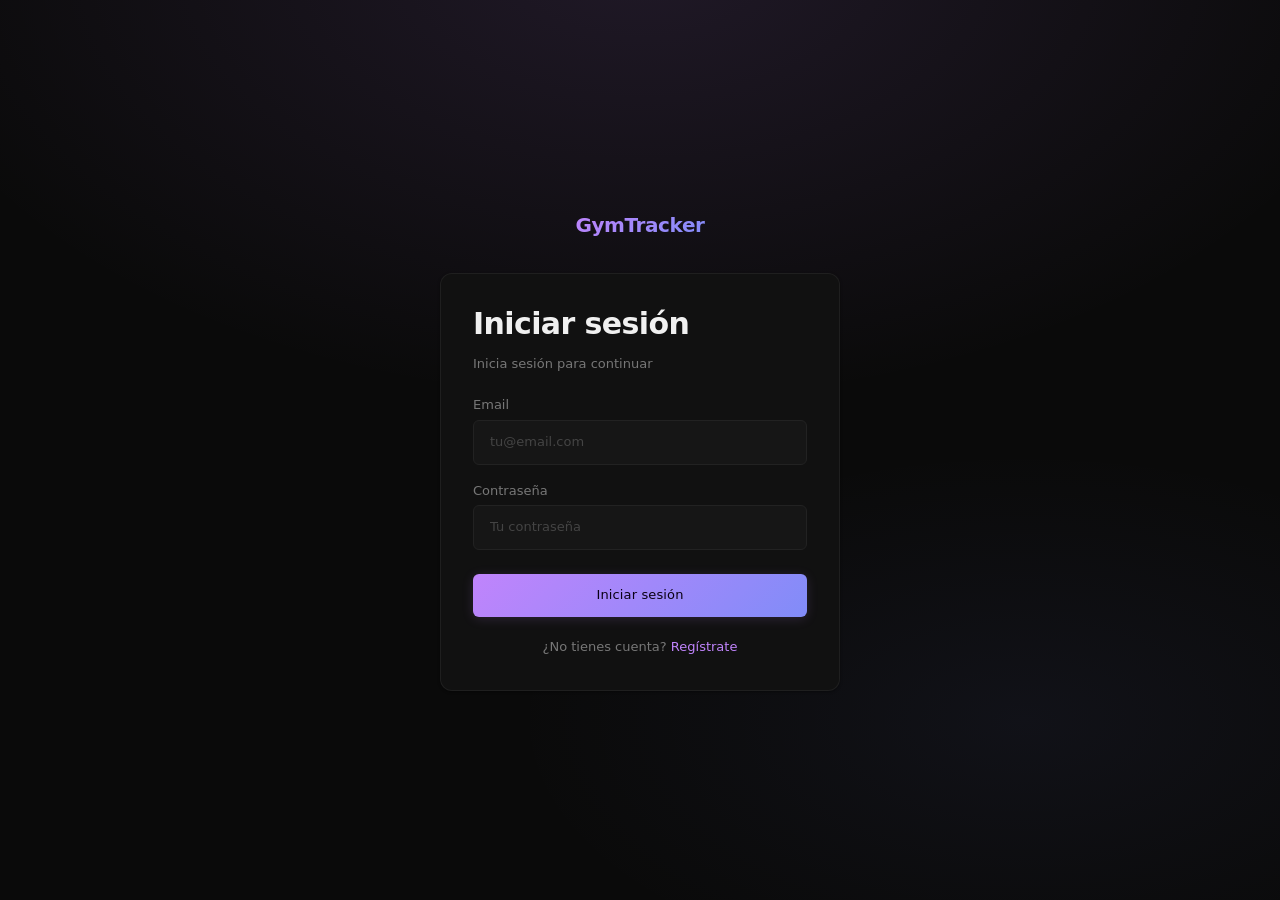
<file: client/pages/index.html>
<!DOCTYPE html>
<html lang="es">
<head>
    <meta charset="UTF-8">
    <meta name="viewport" content="width=device-width, initial-scale=1.0">
    <title>GymTracker</title>
    <link rel ="stylesheet" href="/client/css/reset.css">
    <link rel="stylesheet" href="/client/css/variables.css">
    <link rel="stylesheet" href="/client/css/main.css">
    <link rel="stylesheet" href="/client/css/pages/auth.css">
</head>

<body>
    <div id="auth-container">
        <form id="login-form" class="card">
            <h1>Iniciar sesión</h1>
            <p>Inicia sesión para continuar</p>

            <div class="form-group">
                <label for="email" class="form-label">Email</label>
                <input type="email" class="form-input" id="email" name="email" placeholder="tu@email.com">
            </div>
            <div class="form-group">
                <label for="password" class="form-label">Contraseña</label>
                <input type="password" class="form-input" id="password" name="password" placeholder="Tu contraseña">
            </div>

            <button type="submit" class="btn btn--primary btn--full">Iniciar sesión</button>
            <p id="a-registro">¿No tienes cuenta? <a href="#" class="text-accent">Regístrate</a></p>
        </form>

        <form id="register-form" class="card" style="display: none;">
            <h1>Registrarse</h1>
            <p>Empieza a trackear tu progreso</p>

            <div class="form-group">
                <label for="nombre" class="form-label">Nombre</label>
                <input type="text" class="form-input" id="nombre" name="nombre" placeholder="Tu nombre">
            </div>
            <div class="form-group">
                <label for="register-email" class="form-label">Email</label>
                <input type="email" class="form-input" id="register-email" name="email" placeholder="tu@email.com">
            </div>
            <div class="form-group">
                <label for="register-password" class="form-label">Contraseña</label>
                <input type="password" class="form-input" id="register-password" name="password" placeholder="Tu contraseña">
            </div>
            <div class="form-group">
                <label for="confirm-password" class="form-label">Confirmar contraseña</label>
                <input type="password" class="form-input" id="confirm-password" name="confirm-password" placeholder="Confirma tu contraseña">
            </div>

            <button type="submit" class="btn btn--primary btn--full">Registrarse</button>
            <p id="a-inicio">¿Ya tienes cuenta? <a href="#" class="text-accent">Inicia sesión</a></p>
        </form>
    </div>
    <script src="../js/pages/auth.js"></script>
</body>
</html>
</file>
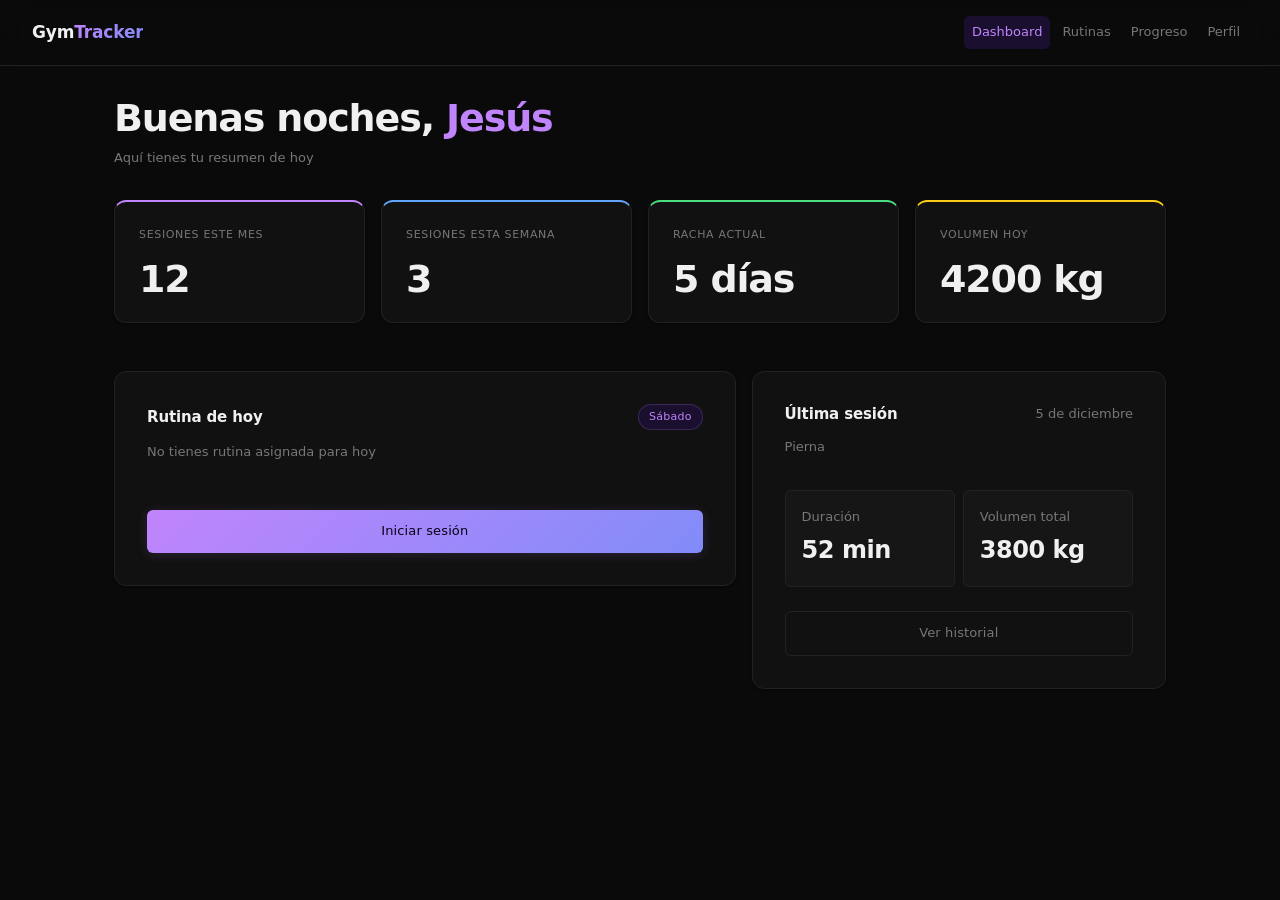
<file: client/pages/dashboard.html>
<!DOCTYPE html>
<html lang="es">
<head>
    <meta charset="UTF-8">
    <meta name="viewport" content="width=device-width, initial-scale=1.0">
    <title>Dashboard — GymTracker</title>
    <link rel="stylesheet" href="/client/css/reset.css">
    <link rel="stylesheet" href="/client/css/variables.css">
    <link rel="stylesheet" href="/client/css/main.css">
    <link rel="stylesheet" href="/client/css/pages/dashboard.css">
</head>
<body>

    <nav class="navbar">
        <span class="navbar__logo">Gym<span class="text-accent">Tracker</span></span>
        <div class="navbar__links">
            <a href="dashboard.html" class="navbar__link navbar__link--active">Dashboard</a>
            <a href="routines.html" class="navbar__link">Rutinas</a>
            <a href="progress.html" class="navbar__link">Progreso</a>
            <a href="#" class="navbar__link">Perfil</a>
        </div>
    </nav>

    <main class="dashboard">

        <!-- Sección 1: saludo + stats -->
        <section class="dashboard__top">
            <div class="dashboard__greeting">
                <h1 class="greeting__title" id="greeting-text"></h1>
                <p class="greeting__sub">Aquí tienes tu resumen de hoy</p>
            </div>

            <div class="stats-grid">
                <div class="stat-card card">
                    <span class="stat-card__label">Sesiones este mes</span>
                    <span class="stat-card__value" id="stat-month">—</span>
                </div>
                <div class="stat-card card">
                    <span class="stat-card__label">Sesiones esta semana</span>
                    <span class="stat-card__value" id="stat-week">—</span>
                </div>
                <div class="stat-card card">
                    <span class="stat-card__label">Racha actual</span>
                    <span class="stat-card__value" id="stat-streak">— días</span>
                </div>
                <div class="stat-card card">
                    <span class="stat-card__label">Volumen hoy</span>
                    <span class="stat-card__value" id="stat-volume">— kg</span>
                </div>
            </div>
        </section>

        <!-- Sección 2: rutina del día + última sesión -->
        <section class="dashboard__bottom">

            <div class="card dashboard__routine">
                <div class="card__header">
                    <h2 class="card__title">Rutina de hoy</h2>
                    <span class="badge badge--accent" id="routine-day"></span>
                </div>
                <p class="card__subtitle" id="routine-name"></p>

                <ul class="exercise-list" id="exercise-list"></ul>

                <button class="btn btn--primary btn--full" id="btn-start">Iniciar sesión</button>
            </div>

            <div class="card dashboard__last-session">
                <div class="card__header">
                    <h2 class="card__title">Última sesión</h2>
                    <span class="text-secondary text-sm" id="last-session-date">—</span>
                </div>
                <p class="card__subtitle" id="last-session-routine">—</p>

                <div class="session-stats">
                    <div class="session-stat">
                        <span class="session-stat__label text-secondary text-sm">Duración</span>
                        <span class="session-stat__value" id="last-duration">— min</span>
                    </div>
                    <div class="session-stat">
                        <span class="session-stat__label text-secondary text-sm">Volumen total</span>
                        <span class="session-stat__value" id="last-volume">— kg</span>
                    </div>
                </div>

                <a href="progress.html" class="btn btn--ghost btn--full mt-md">Ver historial</a>
            </div>

        </section>
    </main>

    <script src="../js/pages/dashboard.js"></script>
</body>
</html>
</file>
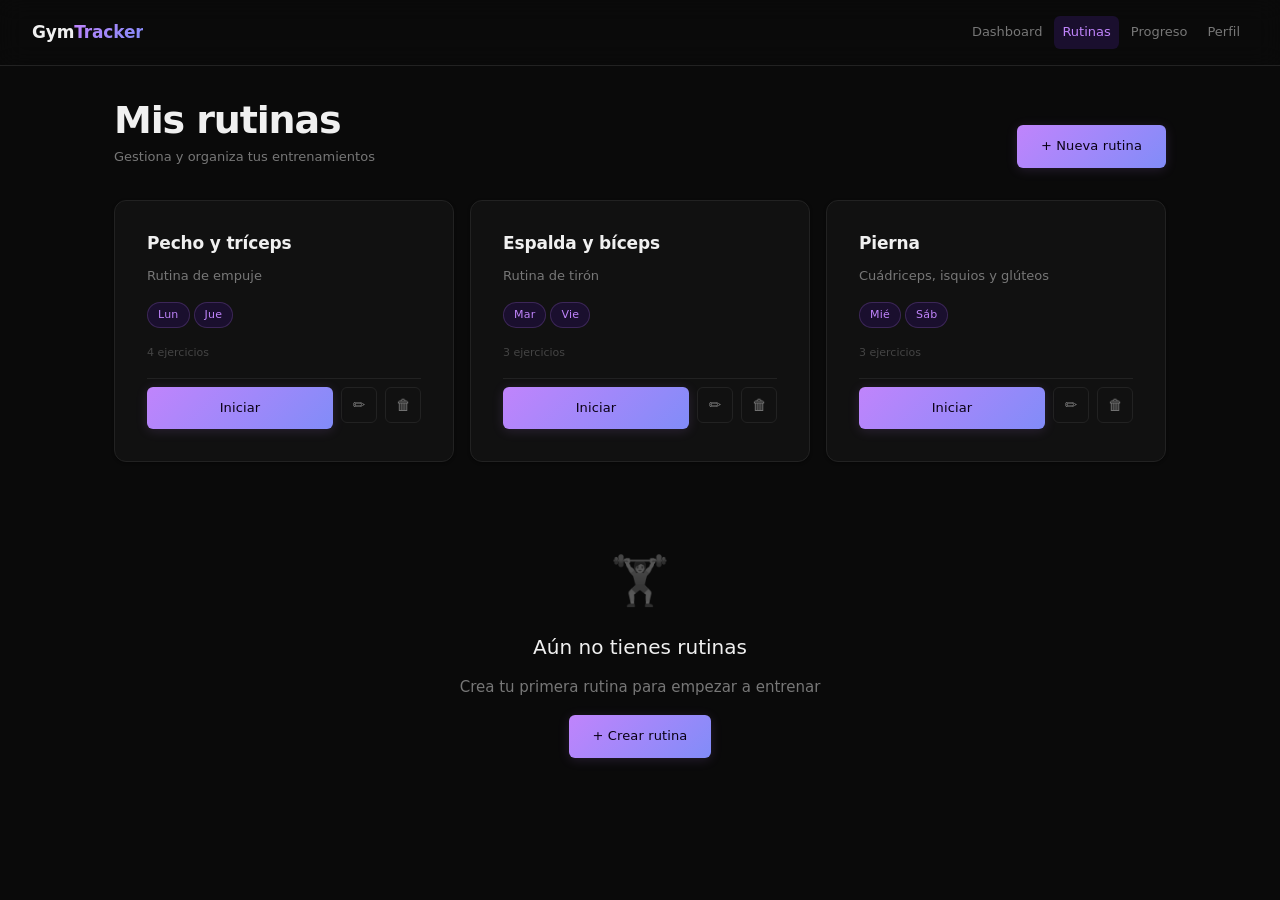
<file: client/pages/routines.html>
<!DOCTYPE html>
<html lang="es">
<head>
    <meta charset="UTF-8">
    <meta name="viewport" content="width=device-width, initial-scale=1.0">
    <title>Rutinas — GymTracker</title>
    <link rel="stylesheet" href="/client/css/reset.css">
    <link rel="stylesheet" href="/client/css/variables.css">
    <link rel="stylesheet" href="/client/css/main.css">
    <link rel="stylesheet" href="/client/css/pages/routines.css">
</head>
<body>

    <nav class="navbar">
        <span class="navbar__logo">Gym<span>Tracker</span></span>
        <div class="navbar__links">
            <a href="dashboard.html" class="navbar__link">Dashboard</a>
            <a href="routines.html" class="navbar__link navbar__link--active">Rutinas</a>
            <a href="progress.html" class="navbar__link">Progreso</a>
            <a href="#" class="navbar__link">Perfil</a>
        </div>
    </nav>

    <main class="page">
        <header class="page__header">
            <div>
                <h1 class="page__title">Mis rutinas</h1>
                <p class="page__subtitle">Gestiona y organiza tus entrenamientos</p>
            </div>
            <button class="btn btn--primary" id="btn-new-routine">+ Nueva rutina</button>
        </header>

        <div class="routines-grid" id="routines-grid"></div>

        <div class="empty-state" id="empty-state" hidden>
            <p class="empty-state__icon">🏋️</p>
            <h2>Aún no tienes rutinas</h2>
            <p>Crea tu primera rutina para empezar a entrenar</p>
            <button class="btn btn--primary" id="btn-empty-new">+ Crear rutina</button>
        </div>
    </main>

    <!-- Modal crear / editar rutina -->
    <div class="modal-overlay" id="modal-overlay">
        <div class="modal card">
            <header class="modal__header">
                <h2 class="modal__title" id="modal-title">Nueva rutina</h2>
                <button class="modal__close" id="modal-close" aria-label="Cerrar">&times;</button>
            </header>

            <form id="routine-form" class="modal__body">
                <input type="hidden" id="routine-id">

                <div class="form-group">
                    <label class="form-label" for="input-name">Nombre</label>
                    <input class="form-input" type="text" id="input-name" placeholder="Ej. Pecho y tríceps">
                </div>

                <div class="form-group">
                    <label class="form-label" for="input-desc">Descripción <span class="text-secondary">(opcional)</span></label>
                    <input class="form-input" type="text" id="input-desc" placeholder="Ej. Rutina de empuje">
                </div>

                <div class="form-group">
                    <label class="form-label">Días</label>
                    <div class="days-grid">
                        <label class="day-toggle"><input type="checkbox" value="monday">   <span>Lun</span></label>
                        <label class="day-toggle"><input type="checkbox" value="tuesday">  <span>Mar</span></label>
                        <label class="day-toggle"><input type="checkbox" value="wednesday"><span>Mié</span></label>
                        <label class="day-toggle"><input type="checkbox" value="thursday"> <span>Jue</span></label>
                        <label class="day-toggle"><input type="checkbox" value="friday">   <span>Vie</span></label>
                        <label class="day-toggle"><input type="checkbox" value="saturday"> <span>Sáb</span></label>
                        <label class="day-toggle"><input type="checkbox" value="sunday">   <span>Dom</span></label>
                    </div>
                </div>

                <div class="form-group">
                    <div class="exercises-header">
                        <label class="form-label">Ejercicios</label>
                        <button type="button" class="btn-add-exercise" id="btn-add-exercise">+ Añadir</button>
                    </div>
                    <div id="exercises-list" class="exercises-list"></div>
                </div>
            </form>

            <footer class="modal__footer">
                <button class="btn btn--ghost" id="btn-cancel">Cancelar</button>
                <button class="btn btn--primary" id="btn-save">Guardar rutina</button>
            </footer>
        </div>
    </div>

    <script src="../js/pages/routines.js"></script>
</body>
</html>
</file>
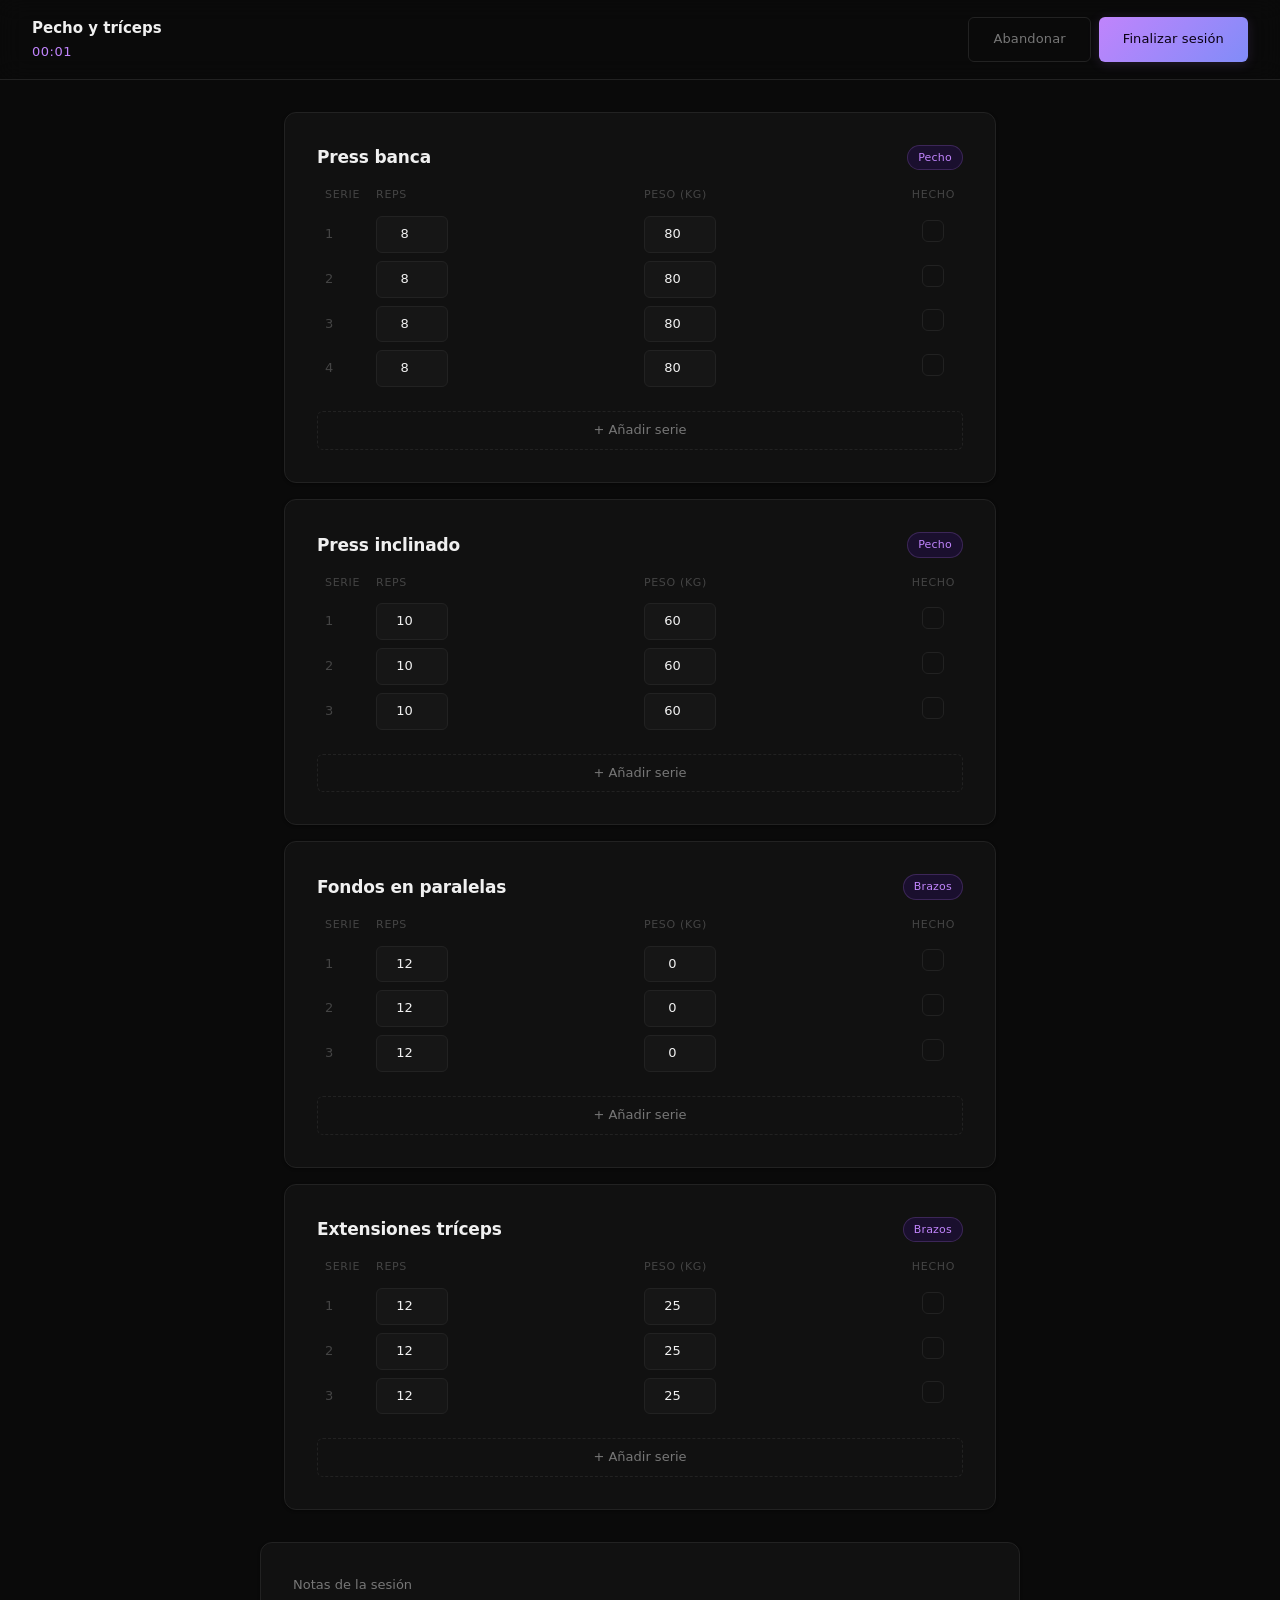
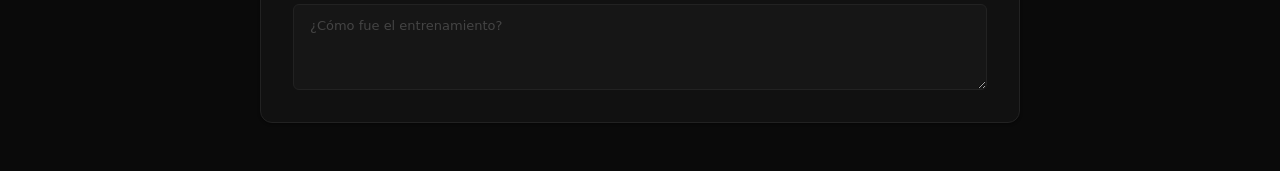
<file: client/pages/session.html>
<!DOCTYPE html>
<html lang="es">
<head>
    <meta charset="UTF-8">
    <meta name="viewport" content="width=device-width, initial-scale=1.0">
    <title>Sesión activa — GymTracker</title>
    <link rel="stylesheet" href="/client/css/reset.css">
    <link rel="stylesheet" href="/client/css/variables.css">
    <link rel="stylesheet" href="/client/css/main.css">
    <link rel="stylesheet" href="/client/css/pages/session.css">
</head>
<body>

    <header class="session-header">
        <div class="session-header__info">
            <span class="session-header__routine" id="session-routine-name">Cargando...</span>
            <span class="session-header__timer" id="session-timer">00:00</span>
        </div>
        <div class="session-header__actions">
            <button class="btn btn--ghost" id="btn-abandon">Abandonar</button>
            <button class="btn btn--primary" id="btn-finish">Finalizar sesión</button>
        </div>
    </header>

    <main class="session" id="session-exercises"></main>

    <div class="session-notes card">
        <label class="form-label" for="session-notes-input">Notas de la sesión</label>
        <textarea class="form-input" id="session-notes-input" rows="3" placeholder="¿Cómo fue el entrenamiento?"></textarea>
    </div>

    <!-- Modal: descanso entre series -->
    <div class="rest-overlay" id="rest-overlay">
        <div class="rest-modal">

            <!-- Paso 1: elegir tiempo -->
            <div id="rest-picker">
                <p class="rest-modal__label">Tiempo de descanso</p>
                <div class="rest-presets">
                    <button class="rest-preset" data-s="30">30s</button>
                    <button class="rest-preset rest-preset--active" data-s="60">1 min</button>
                    <button class="rest-preset" data-s="90">1:30</button>
                    <button class="rest-preset" data-s="120">2 min</button>
                    <button class="rest-preset" data-s="180">3 min</button>
                </div>
                <div class="rest-picker-actions">
                    <button class="btn btn--primary" id="btn-start-rest">Iniciar descanso</button>
                    <button class="btn btn--ghost" id="btn-skip-rest">Saltar</button>
                </div>
            </div>

            <!-- Paso 2: cuenta atrás -->
            <div id="rest-countdown" style="display:none">
                <p class="rest-modal__label">Descansando</p>
                <span class="rest-modal__timer" id="rest-timer">60</span>
                <p class="rest-modal__sub">segundos</p>
                <button class="btn btn--ghost" id="btn-stop-rest">Terminar descanso</button>
            </div>

        </div>
    </div>

    <script src="../js/pages/session.js"></script>
</body>
</html>
</file>
<file: client/css/variables.css>
:root {
  /* ── Colores base ── */
  --color-bg:           #0a0a0a;
  --color-bg-card:      #111111;
  --color-bg-input:     #161616;
  --color-border:       #222222;
  --color-border-hover: #333333;

  /* ── Texto ── */
  --color-text-primary:   #f0f0f0;
  --color-text-secondary: #777777;
  --color-text-muted:     #444444;

  /* ── Acento principal — morado ── */
  --color-accent:         #c084fc;
  --color-accent-dark:    #1a0f2e;
  --color-accent-hover:   #a855f7;
  --color-accent-glow:    rgba(192, 132, 252, 0.15);
  --color-accent-glow-md: rgba(192, 132, 252, 0.25);

  /* ── Gradientes ── */
  --gradient-accent: linear-gradient(135deg, #c084fc 0%, #818cf8 100%);
  --gradient-accent-hover: linear-gradient(135deg, #a855f7 0%, #6366f1 100%);

  /* ── Colores semánticos ── */
  --color-success:        #4ade80;
  --color-success-dark:   #0a1f12;
  --color-warning:        #facc15;
  --color-danger:         #f87171;
  --color-info:           #60a5fa;

  /* ── Tipografía ── */
  --font-sans: 'Inter', system-ui, -apple-system, sans-serif;
  --font-mono: 'JetBrains Mono', 'Fira Code', monospace;

  --font-size-xs:   11px;
  --font-size-sm:   13px;
  --font-size-base: 15px;
  --font-size-md:   17px;
  --font-size-lg:   20px;
  --font-size-xl:   24px;
  --font-size-2xl:  30px;
  --font-size-3xl:  38px;

  --font-weight-normal:   400;
  --font-weight-medium:   500;
  --font-weight-semibold: 600;

  /* ── Espaciado ── */
  --space-xs:  4px;
  --space-sm:  8px;
  --space-md:  16px;
  --space-lg:  24px;
  --space-xl:  32px;
  --space-2xl: 48px;

  /* ── Bordes ── */
  --radius-sm:   6px;
  --radius-md:   12px;
  --radius-lg:   16px;
  --radius-full: 9999px;

  /* ── Sombras ── */
  --shadow-sm:   0 1px 3px rgba(0, 0, 0, 0.4);
  --shadow-md:   0 4px 16px rgba(0, 0, 0, 0.5);
  --shadow-glow: 0 0 24px var(--color-accent-glow);
  --shadow-glow-md: 0 0 32px var(--color-accent-glow-md);

  /* ── Transiciones ── */
  --transition:      0.2s ease;
  --transition-slow: 0.35s ease;
}
</file>
<file: client/css/main.css>
/* ── Layout general ── */
.container {
  width: 100%;
  max-width: 1100px;
  margin: 0 auto;
  padding: 0 var(--space-md);
}

/* ── Navbar ── */
.navbar {
  position: sticky;
  top: 0;
  z-index: 100;
  background-color: rgba(10, 10, 10, 0.8);
  backdrop-filter: blur(12px);
  -webkit-backdrop-filter: blur(12px);
  border-bottom: 1px solid var(--color-border);
  padding: var(--space-md) var(--space-xl);
  display: flex;
  align-items: center;
  justify-content: space-between;
}

.navbar__logo {
  font-size: var(--font-size-md);
  font-weight: var(--font-weight-semibold);
  color: var(--color-text-primary);
  letter-spacing: -0.01em;
}

.navbar__logo span {
  background: var(--gradient-accent);
  -webkit-background-clip: text;
  -webkit-text-fill-color: transparent;
  background-clip: text;
}

.navbar__links {
  display: flex;
  gap: var(--space-xs);
}

.navbar__link {
  font-size: var(--font-size-sm);
  color: var(--color-text-secondary);
  padding: 6px var(--space-sm);
  border-radius: var(--radius-sm);
  transition: background-color var(--transition), color var(--transition);
}

.navbar__link:hover {
  background-color: var(--color-bg-input);
  color: var(--color-text-primary);
}

.navbar__link--active {
  background-color: var(--color-accent-dark);
  color: var(--color-accent);
}

/* ── Cards ── */
.card {
  background-color: var(--color-bg-card);
  border: 1px solid var(--color-border);
  border-radius: var(--radius-md);
  padding: var(--space-lg);
  box-shadow: var(--shadow-sm);
  transition: border-color var(--transition), box-shadow var(--transition);
}

.card:hover {
  border-color: var(--color-border-hover);
  box-shadow: var(--shadow-md);
}

/* ── Botones ── */
.btn {
  display: inline-flex;
  align-items: center;
  justify-content: center;
  gap: var(--space-xs);
  padding: 11px var(--space-lg);
  border-radius: var(--radius-sm);
  font-size: var(--font-size-sm);
  font-weight: var(--font-weight-medium);
  transition: all var(--transition);
  letter-spacing: 0.01em;
}

.btn--primary {
  background: var(--gradient-accent);
  color: #0a0014;
  box-shadow: 0 2px 12px var(--color-accent-glow);
}

.btn--primary:hover {
  background: var(--gradient-accent-hover);
  box-shadow: var(--shadow-glow-md);
  transform: translateY(-1px);
}

.btn--primary:active {
  transform: translateY(0);
}

.btn--ghost {
  border: 1px solid var(--color-border);
  color: var(--color-text-secondary);
}

.btn--ghost:hover {
  border-color: var(--color-border-hover);
  color: var(--color-text-primary);
  background-color: var(--color-bg-input);
}

.btn--danger {
  color: var(--color-danger);
  border: 1px solid var(--color-border);
}

.btn--danger:hover {
  background-color: #1f0f0f;
  border-color: var(--color-danger);
}

.btn--full {
  width: 100%;
}

/* ── Formularios ── */
.form-group {
  display: flex;
  flex-direction: column;
  gap: var(--space-xs);
  margin-bottom: 0;
}

.form-label {
  font-size: var(--font-size-sm);
  color: var(--color-text-secondary);
  font-weight: var(--font-weight-medium);
}

.form-input {
  background-color: var(--color-bg-input);
  border: 1px solid var(--color-border);
  border-radius: var(--radius-sm);
  padding: 11px var(--space-md);
  font-size: var(--font-size-sm);
  color: var(--color-text-primary);
  transition: border-color var(--transition), box-shadow var(--transition);
}

.form-input:focus {
  border-color: var(--color-accent);
  box-shadow: 0 0 0 3px var(--color-accent-glow);
}

.form-input::placeholder {
  color: var(--color-text-muted);
}

/* ── Badges ── */
.badge {
  display: inline-block;
  font-size: var(--font-size-xs);
  padding: 3px 10px;
  border-radius: var(--radius-full);
  font-weight: var(--font-weight-medium);
  letter-spacing: 0.02em;
}

.badge--accent  { background-color: var(--color-accent-dark); color: var(--color-accent); border: 1px solid rgba(192, 132, 252, 0.2); }
.badge--success { background-color: var(--color-success-dark); color: var(--color-success); }
.badge--info    { background-color: #091828; color: var(--color-info); }

/* ── Utilidades ── */
.text-secondary { color: var(--color-text-secondary); }
.text-accent    { color: var(--color-accent); }
.text-success   { color: var(--color-success); }
.text-sm        { font-size: var(--font-size-sm); }
.text-xs        { font-size: var(--font-size-xs); }
.mt-sm          { margin-top: var(--space-sm); }
.mt-md          { margin-top: var(--space-md); }
.mt-lg          { margin-top: var(--space-lg); }
</file>
<file: client/css/pages/auth.css>
/* ── Fondo de página ── */
#auth-container {
  display: flex;
  flex-direction: column;
  justify-content: center;
  align-items: center;
  min-height: 100vh;
  padding: var(--space-lg);
  background-color: var(--color-bg);
  background-image:
    radial-gradient(ellipse 60% 50% at 50% -5%, rgba(192, 132, 252, 0.12), transparent),
    radial-gradient(ellipse 40% 30% at 80% 80%, rgba(129, 140, 248, 0.06), transparent);
}

/* ── Logo sobre el card ── */
#auth-container::before {
  content: 'GymTracker';
  font-size: var(--font-size-lg);
  font-weight: var(--font-weight-semibold);
  letter-spacing: -0.02em;
  background: var(--gradient-accent);
  -webkit-background-clip: text;
  -webkit-text-fill-color: transparent;
  background-clip: text;
  margin-bottom: var(--space-xl);
}

/* ── Card ── */
#login-form,
#register-form {
  display: flex;
  flex-direction: column;
  gap: var(--space-md);
  padding: var(--space-xl);
  width: 100%;
  max-width: 400px;
  border-color: rgba(255, 255, 255, 0.06);
}

#login-form:hover,
#register-form:hover {
  border-color: rgba(192, 132, 252, 0.2);
  box-shadow: var(--shadow-glow);
}

/* ── Título ── */
#login-form h1,
#register-form h1 {
  font-size: var(--font-size-2xl);
  font-weight: var(--font-weight-semibold);
  color: var(--color-text-primary);
  letter-spacing: -0.02em;
}

/* ── Subtítulo ── */
#login-form > p:first-of-type,
#register-form > p:first-of-type {
  font-size: var(--font-size-sm);
  color: var(--color-text-secondary);
  margin-top: calc(var(--space-xs) * -1);
  margin-bottom: var(--space-xs);
}

/* ── Grupos label + input ── */
#login-form .form-group,
#register-form .form-group {
  display: flex;
  flex-direction: column;
  gap: var(--space-xs);
  margin-bottom: 0;
}

/* ── Botón submit ── */
#login-form .btn--primary,
#register-form .btn--primary {
  margin-top: var(--space-sm);
}

/* ── Link de alternancia ── */
#a-registro,
#a-inicio {
  text-align: center;
  font-size: var(--font-size-sm);
  color: var(--color-text-secondary);
  padding-top: var(--space-xs);
}

#a-registro a,
#a-inicio a {
  color: var(--color-accent);
  transition: color var(--transition);
}

#a-registro a:hover,
#a-inicio a:hover {
  color: var(--color-accent-hover);
}
</file>
<file: client/css/pages/dashboard.css>
/* ── Layout principal ── */
.dashboard {
  max-width: 1100px;
  margin: 0 auto;
  padding: var(--space-xl) var(--space-lg);
  display: flex;
  flex-direction: column;
  gap: var(--space-2xl);
}

/* ── Sección 1: saludo + stats ── */
.dashboard__top {
  display: flex;
  flex-direction: column;
  gap: var(--space-xl);
}

.greeting__title {
  font-size: var(--font-size-3xl);
  font-weight: var(--font-weight-semibold);
  color: var(--color-text-primary);
  letter-spacing: -0.03em;
  line-height: 1.1;
}

.greeting__sub {
  font-size: var(--font-size-sm);
  color: var(--color-text-secondary);
  margin-top: var(--space-sm);
}

/* ── Grid de stats ── */
.stats-grid {
  display: grid;
  grid-template-columns: repeat(4, 1fr);
  gap: var(--space-md);
}

.stat-card {
  display: flex;
  flex-direction: column;
  gap: var(--space-md);
  padding: var(--space-lg);
  border-top: 2px solid var(--color-border);
  position: relative;
  overflow: hidden;
}

.stat-card:nth-child(1) { border-top-color: var(--color-accent); }
.stat-card:nth-child(2) { border-top-color: var(--color-info); }
.stat-card:nth-child(3) { border-top-color: var(--color-success); }
.stat-card:nth-child(4) { border-top-color: var(--color-warning); }

.stat-card:nth-child(1):hover { box-shadow: var(--shadow-glow); }

.stat-card__label {
  font-size: var(--font-size-xs);
  color: var(--color-text-secondary);
  text-transform: uppercase;
  letter-spacing: 0.06em;
  font-weight: var(--font-weight-medium);
}

.stat-card__value {
  font-size: var(--font-size-3xl);
  font-weight: var(--font-weight-semibold);
  color: var(--color-text-primary);
  letter-spacing: -0.03em;
  line-height: 1;
}

/* ── Sección 2: rutina del día + última sesión ── */
.dashboard__bottom {
  display: grid;
  grid-template-columns: 3fr 2fr;
  gap: var(--space-md);
  align-items: start;
}

/* ── Cabecera de card ── */
.card__header {
  display: flex;
  align-items: center;
  justify-content: space-between;
  margin-bottom: var(--space-xs);
}

.card__title {
  font-size: var(--font-size-base);
  font-weight: var(--font-weight-semibold);
  color: var(--color-text-primary);
  letter-spacing: -0.01em;
}

.card__subtitle {
  font-size: var(--font-size-sm);
  color: var(--color-text-secondary);
  margin-bottom: var(--space-md);
}

/* ── Rutina del día ── */
.dashboard__routine {
  display: flex;
  flex-direction: column;
  gap: var(--space-sm);
  padding: var(--space-xl);
}

.exercise-list {
  display: flex;
  flex-direction: column;
  margin-bottom: var(--space-md);
}

.exercise-item {
  display: flex;
  justify-content: space-between;
  align-items: center;
  padding: 10px var(--space-sm);
  border-radius: var(--radius-sm);
  transition: background-color var(--transition);
}

.exercise-item:hover {
  background-color: var(--color-bg-input);
}

.exercise-item:not(:last-child) {
  border-bottom: 1px solid var(--color-border);
  border-radius: 0;
}

.exercise-item__name {
  font-size: var(--font-size-sm);
  color: var(--color-text-primary);
  font-weight: var(--font-weight-medium);
}

.exercise-item__meta {
  font-size: var(--font-size-xs);
  color: var(--color-text-secondary);
  font-variant-numeric: tabular-nums;
}

/* ── Última sesión ── */
.dashboard__last-session {
  display: flex;
  flex-direction: column;
  gap: var(--space-sm);
  padding: var(--space-xl);
}

.session-stats {
  display: grid;
  grid-template-columns: 1fr 1fr;
  gap: var(--space-sm);
  margin-top: var(--space-sm);
}

.session-stat {
  display: flex;
  flex-direction: column;
  gap: var(--space-xs);
  padding: var(--space-md);
  background-color: var(--color-bg-input);
  border: 1px solid var(--color-border);
  border-radius: var(--radius-sm);
}

.session-stat__value {
  font-size: var(--font-size-xl);
  font-weight: var(--font-weight-semibold);
  color: var(--color-text-primary);
  letter-spacing: -0.02em;
}

/* ── Responsive ── */
@media (max-width: 900px) {
  .stats-grid {
    grid-template-columns: repeat(2, 1fr);
  }

  .dashboard__bottom {
    grid-template-columns: 1fr;
  }
}

@media (max-width: 480px) {
  .dashboard {
    padding: var(--space-lg) var(--space-md);
  }

  .stats-grid {
    grid-template-columns: 1fr;
  }

  .greeting__title {
    font-size: var(--font-size-2xl);
  }
}
</file>
<file: client/css/pages/routines.css>
/* ── Layout de página ── */
.page {
  max-width: 1100px;
  margin: 0 auto;
  padding: var(--space-xl) var(--space-lg);
  display: flex;
  flex-direction: column;
  gap: var(--space-xl);
}

.page__header {
  display: flex;
  align-items: flex-end;
  justify-content: space-between;
  gap: var(--space-md);
}

.page__title {
  font-size: var(--font-size-3xl);
  font-weight: var(--font-weight-semibold);
  color: var(--color-text-primary);
  letter-spacing: -0.03em;
}

.page__subtitle {
  font-size: var(--font-size-sm);
  color: var(--color-text-secondary);
  margin-top: var(--space-xs);
}

/* ── Grid de rutinas ── */
.routines-grid {
  display: grid;
  grid-template-columns: repeat(3, 1fr);
  gap: var(--space-md);
}

/* ── Routine card ── */
.routine-card {
  display: flex;
  flex-direction: column;
  gap: var(--space-md);
  padding: var(--space-xl);
  cursor: default;
}

.routine-card__title {
  font-size: var(--font-size-md);
  font-weight: var(--font-weight-semibold);
  color: var(--color-text-primary);
  letter-spacing: -0.01em;
}

.routine-card__desc {
  font-size: var(--font-size-sm);
  color: var(--color-text-secondary);
  margin-top: calc(var(--space-xs) * -1);
}

.routine-card__days {
  display: flex;
  flex-wrap: wrap;
  gap: var(--space-xs);
}

.routine-card__meta {
  font-size: var(--font-size-xs);
  color: var(--color-text-muted);
}

.routine-card__actions {
  display: flex;
  gap: var(--space-sm);
  margin-top: auto;
  padding-top: var(--space-sm);
  border-top: 1px solid var(--color-border);
}

.routine-card__actions .btn--primary {
  flex: 1;
}

.btn-icon {
  display: inline-flex;
  align-items: center;
  justify-content: center;
  width: 36px;
  height: 36px;
  border-radius: var(--radius-sm);
  border: 1px solid var(--color-border);
  color: var(--color-text-secondary);
  font-size: 15px;
  transition: all var(--transition);
  background: none;
  cursor: pointer;
}

.btn-icon:hover {
  background-color: var(--color-bg-input);
  color: var(--color-text-primary);
  border-color: var(--color-border-hover);
}

.btn-icon--danger:hover {
  background-color: #1f0f0f;
  border-color: var(--color-danger);
  color: var(--color-danger);
}

/* ── Empty state ── */
.empty-state {
  display: flex;
  flex-direction: column;
  align-items: center;
  gap: var(--space-md);
  padding: var(--space-2xl);
  text-align: center;
  color: var(--color-text-secondary);
}

.empty-state__icon {
  font-size: 48px;
  filter: grayscale(1);
  opacity: 0.4;
}

.empty-state h2 {
  font-size: var(--font-size-lg);
  color: var(--color-text-primary);
}

/* ── Modal ── */
.modal-overlay {
  display: none;
  position: fixed;
  inset: 0;
  background-color: rgba(0, 0, 0, 0.7);
  backdrop-filter: blur(4px);
  align-items: center;
  justify-content: center;
  z-index: 200;
  padding: var(--space-lg);
}

.modal-overlay.is-open {
  display: flex;
}

.modal {
  width: 100%;
  max-width: 540px;
  max-height: 90vh;
  display: flex;
  flex-direction: column;
  padding: 0;
  overflow: hidden;
}

.modal__header {
  display: flex;
  align-items: center;
  justify-content: space-between;
  padding: var(--space-xl);
  border-bottom: 1px solid var(--color-border);
}

.modal__title {
  font-size: var(--font-size-lg);
  font-weight: var(--font-weight-semibold);
  color: var(--color-text-primary);
  letter-spacing: -0.01em;
}

.modal__close {
  background: none;
  border: none;
  color: var(--color-text-secondary);
  font-size: 22px;
  cursor: pointer;
  line-height: 1;
  padding: 4px;
  border-radius: var(--radius-sm);
  transition: color var(--transition), background-color var(--transition);
}

.modal__close:hover {
  color: var(--color-text-primary);
  background-color: var(--color-bg-input);
}

.modal__body {
  padding: var(--space-xl);
  overflow-y: auto;
  display: flex;
  flex-direction: column;
  gap: var(--space-lg);
}

.modal__footer {
  display: flex;
  gap: var(--space-sm);
  justify-content: flex-end;
  padding: var(--space-lg) var(--space-xl);
  border-top: 1px solid var(--color-border);
}

/* ── Days grid ── */
.days-grid {
  display: flex;
  gap: var(--space-xs);
  flex-wrap: wrap;
}

.day-toggle {
  display: flex;
  align-items: center;
  cursor: pointer;
}

.day-toggle input {
  display: none;
}

.day-toggle span {
  display: inline-flex;
  align-items: center;
  justify-content: center;
  width: 42px;
  height: 36px;
  border-radius: var(--radius-sm);
  border: 1px solid var(--color-border);
  font-size: var(--font-size-xs);
  font-weight: var(--font-weight-medium);
  color: var(--color-text-secondary);
  transition: all var(--transition);
}

.day-toggle input:checked + span {
  background-color: var(--color-accent-dark);
  border-color: var(--color-accent);
  color: var(--color-accent);
}

/* ── Lista de ejercicios en modal ── */
.exercises-header {
  display: flex;
  align-items: center;
  justify-content: space-between;
}

.btn-add-exercise {
  font-size: var(--font-size-xs);
  color: var(--color-accent);
  background: none;
  border: none;
  cursor: pointer;
  padding: 4px var(--space-xs);
  border-radius: var(--radius-sm);
  transition: background-color var(--transition);
  font-weight: var(--font-weight-medium);
}

.btn-add-exercise:hover {
  background-color: var(--color-accent-dark);
}

.exercises-list {
  display: flex;
  flex-direction: column;
  gap: var(--space-sm);
  margin-top: var(--space-sm);
}

.exercise-row {
  display: grid;
  grid-template-columns: 2fr 1.5fr 60px 60px 60px 36px;
  gap: var(--space-xs);
  align-items: center;
}

.exercise-row .form-input {
  padding: 8px var(--space-sm);
}

/* ── Input con error ── */
.input--error {
  border-color: var(--color-danger) !important;
  box-shadow: 0 0 0 3px rgba(248, 113, 113, 0.15) !important;
}

/* ── Responsive ── */
@media (max-width: 900px) {
  .routines-grid {
    grid-template-columns: repeat(2, 1fr);
  }
}

@media (max-width: 560px) {
  .routines-grid {
    grid-template-columns: 1fr;
  }

  .page__header {
    flex-direction: column;
    align-items: flex-start;
  }
}
</file>
<file: client/css/pages/session.css>
/* ── Cabecera de sesión ── */
.session-header {
  position: sticky;
  top: 0;
  z-index: 100;
  display: flex;
  align-items: center;
  justify-content: space-between;
  padding: var(--space-md) var(--space-xl);
  background-color: rgba(10, 10, 10, 0.9);
  backdrop-filter: blur(12px);
  border-bottom: 1px solid var(--color-border);
  gap: var(--space-md);
}

.session-header__info {
  display: flex;
  flex-direction: column;
  gap: 2px;
}

.session-header__routine {
  font-size: var(--font-size-base);
  font-weight: var(--font-weight-semibold);
  color: var(--color-text-primary);
}

.session-header__timer {
  font-size: var(--font-size-sm);
  color: var(--color-accent);
  font-variant-numeric: tabular-nums;
  letter-spacing: 0.04em;
}

.session-header__actions {
  display: flex;
  gap: var(--space-sm);
}

/* ── Layout de sesión ── */
.session {
  max-width: 760px;
  margin: 0 auto;
  padding: var(--space-xl) var(--space-lg);
  display: flex;
  flex-direction: column;
  gap: var(--space-md);
}

/* ── Bloque de ejercicio ── */
.exercise-block {
  display: flex;
  flex-direction: column;
  gap: var(--space-md);
  padding: var(--space-xl);
}

.exercise-block__header {
  display: flex;
  align-items: center;
  justify-content: space-between;
}

.exercise-block__name {
  font-size: var(--font-size-md);
  font-weight: var(--font-weight-semibold);
  color: var(--color-text-primary);
  letter-spacing: -0.01em;
}

/* ── Tabla de series ── */
.sets-table {
  width: 100%;
  border-collapse: collapse;
}

.sets-table th {
  font-size: var(--font-size-xs);
  color: var(--color-text-muted);
  text-transform: uppercase;
  letter-spacing: 0.06em;
  font-weight: var(--font-weight-medium);
  padding: 0 var(--space-sm) var(--space-sm);
  text-align: left;
}

.sets-table th:last-child,
.sets-table td:last-child {
  text-align: center;
}

.sets-table td {
  padding: var(--space-xs) var(--space-sm);
}

.set-row {
  border-radius: var(--radius-sm);
  transition: background-color var(--transition);
}

.set-row--completed {
  background-color: rgba(74, 222, 128, 0.05);
}

.set-row__num {
  font-size: var(--font-size-sm);
  color: var(--color-text-muted);
  font-variant-numeric: tabular-nums;
  width: 36px;
}

.set-row .form-input {
  width: 72px;
  padding: 7px var(--space-sm);
  text-align: center;
}

/* ── Checkbox de serie completada ── */
.set-check {
  appearance: none;
  width: 22px;
  height: 22px;
  border: 1px solid var(--color-border);
  border-radius: var(--radius-sm);
  cursor: pointer;
  transition: all var(--transition);
  background: none;
  display: inline-flex;
  align-items: center;
  justify-content: center;
}

.set-check:checked {
  background-color: var(--color-success);
  border-color: var(--color-success);
  background-image: url("data:image/svg+xml,%3Csvg viewBox='0 0 12 10' xmlns='http://www.w3.org/2000/svg'%3E%3Cpath d='M1 5l3 4L11 1' stroke='%230a1f12' stroke-width='2' fill='none' stroke-linecap='round'/%3E%3C/svg%3E");
  background-repeat: no-repeat;
  background-position: center;
  background-size: 12px;
}

.btn-add-set {
  background: none;
  border: 1px dashed var(--color-border);
  color: var(--color-text-secondary);
  border-radius: var(--radius-sm);
  padding: 8px;
  width: 100%;
  font-size: var(--font-size-sm);
  cursor: pointer;
  transition: all var(--transition);
  margin-top: var(--space-xs);
}

.btn-add-set:hover {
  border-color: var(--color-accent);
  color: var(--color-accent);
  background-color: var(--color-accent-dark);
}

/* ── Notas ── */
.session-notes {
  max-width: 760px;
  margin: 0 auto var(--space-2xl);
  padding: var(--space-xl);
  width: calc(100% - var(--space-lg) * 2);
  display: flex;
  flex-direction: column;
  gap: var(--space-sm);
}

.session-notes .form-input {
  resize: vertical;
}

/* ── Modal de descanso ── */
.rest-overlay {
  display: none;
  position: fixed;
  inset: 0;
  background-color: rgba(0, 0, 0, 0.85);
  backdrop-filter: blur(8px);
  align-items: center;
  justify-content: center;
  z-index: 300;
}

.rest-overlay.is-open {
  display: flex;
}

.rest-modal {
  display: flex;
  flex-direction: column;
  align-items: center;
  gap: var(--space-md);
  text-align: center;
}

.rest-modal__label {
  font-size: var(--font-size-sm);
  color: var(--color-text-secondary);
  text-transform: uppercase;
  letter-spacing: 0.08em;
}

.rest-modal__timer {
  font-size: 96px;
  font-weight: var(--font-weight-semibold);
  color: var(--color-accent);
  line-height: 1;
  letter-spacing: -0.04em;
  font-variant-numeric: tabular-nums;
}

.rest-modal__sub {
  font-size: var(--font-size-sm);
  color: var(--color-text-secondary);
  margin-top: calc(var(--space-sm) * -1);
}

/* ── Presets de tiempo ── */
.rest-presets {
  display: flex;
  gap: var(--space-sm);
  justify-content: center;
  margin: var(--space-lg) 0;
}

.rest-preset {
  padding: var(--space-sm) var(--space-md);
  border: 1px solid var(--color-border);
  border-radius: var(--radius-sm);
  background: none;
  color: var(--color-text-secondary);
  font-size: var(--font-size-sm);
  font-weight: var(--font-weight-medium);
  cursor: pointer;
  transition: all var(--transition);
}

.rest-preset:hover {
  border-color: var(--color-accent);
  color: var(--color-accent);
}

.rest-preset--active {
  background-color: var(--color-accent-dark);
  border-color: var(--color-accent);
  color: var(--color-accent);
}

.rest-picker-actions {
  display: flex;
  flex-direction: column;
  gap: var(--space-sm);
  align-items: center;
}
</file>
